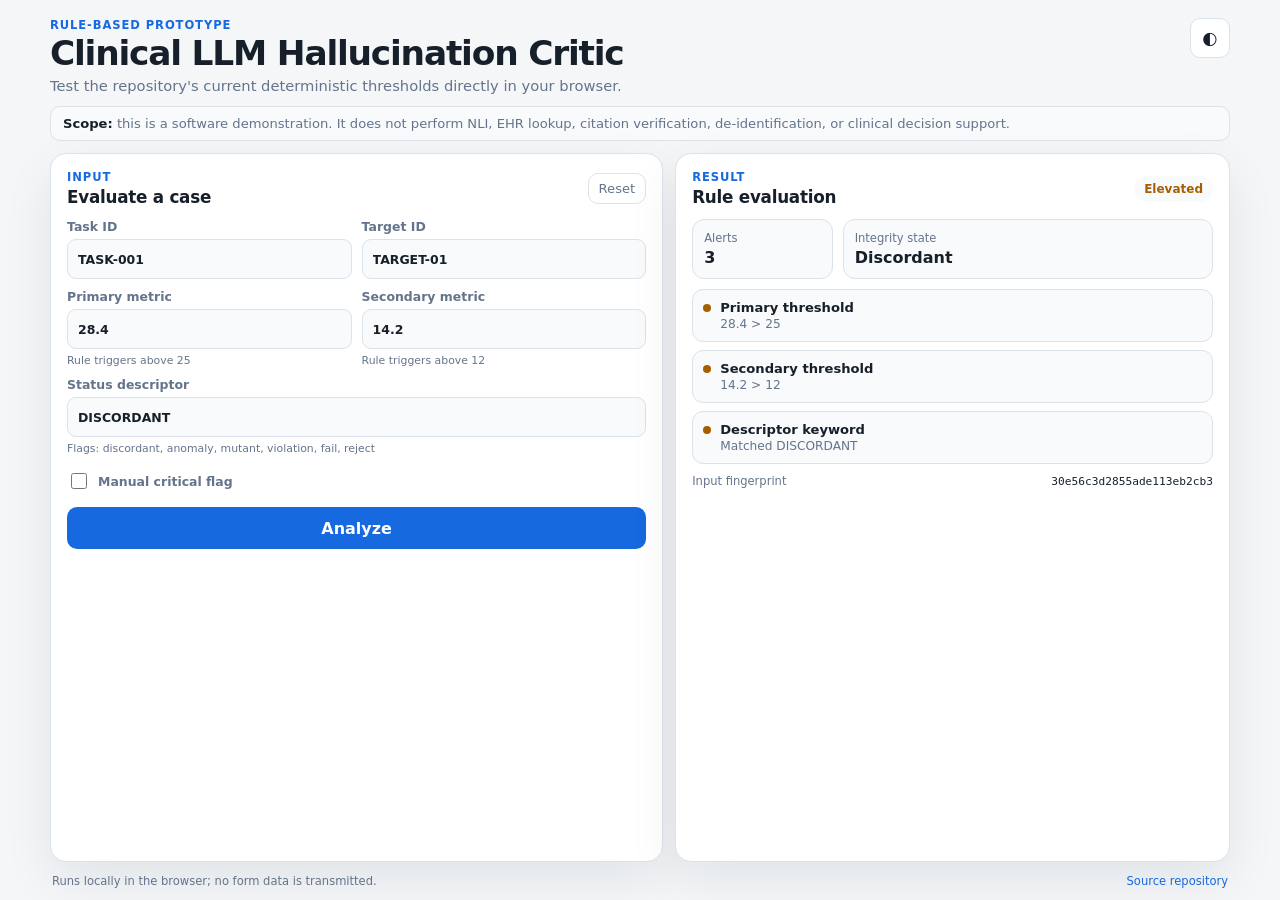
<file: docs/index.html>
<!doctype html>
<html lang="en">
<head>
  <meta charset="utf-8">
  <meta name="viewport" content="width=device-width, initial-scale=1">
  <meta name="color-scheme" content="light dark">
  <title>Clinical LLM Hallucination Critic</title>
  <meta name="description" content="Browser demo of the repository's deterministic rule-based critic workflow.">
  <link rel="stylesheet" href="styles.css">
</head>
<body>
  <main class="app-shell">
    <header class="topbar">
      <div>
        <p class="eyebrow">Rule-based prototype</p>
        <h1>Clinical LLM Hallucination Critic</h1>
        <p class="subtitle">Test the repository's current deterministic thresholds directly in your browser.</p>
      </div>
      <button id="theme-toggle" class="icon-button" type="button" aria-label="Toggle color theme" title="Toggle color theme">◐</button>
    </header>

    <section class="notice" aria-label="Scope notice">
      <strong>Scope:</strong> this is a software demonstration. It does not perform NLI, EHR lookup, citation verification, de-identification, or clinical decision support.
    </section>

    <div class="workspace">
      <section class="panel input-panel" aria-labelledby="input-title">
        <div class="panel-heading">
          <div>
            <p class="section-kicker">Input</p>
            <h2 id="input-title">Evaluate a case</h2>
          </div>
          <button id="reset-button" class="text-button" type="button">Reset</button>
        </div>

        <form id="critic-form">
          <div class="form-grid">
            <label>
              <span>Task ID</span>
              <input id="task-id" name="taskId" type="text" value="TASK-001" maxlength="128" required>
            </label>
            <label>
              <span>Target ID</span>
              <input id="target-id" name="targetId" type="text" value="TARGET-01" maxlength="128" required>
            </label>
            <label>
              <span>Primary metric</span>
              <input id="primary-metric" name="primaryMetric" type="number" value="28.4" step="any" required>
              <small>Rule triggers above 25</small>
            </label>
            <label>
              <span>Secondary metric</span>
              <input id="secondary-metric" name="secondaryMetric" type="number" value="14.2" step="any" required>
              <small>Rule triggers above 12</small>
            </label>
            <label class="wide-field">
              <span>Status descriptor</span>
              <input id="status-descriptor" name="statusDescriptor" type="text" value="DISCORDANT" maxlength="256">
              <small>Flags: discordant, anomaly, mutant, violation, fail, reject</small>
            </label>
            <label class="check-field">
              <input id="critical-flag" name="criticalFlag" type="checkbox">
              <span>Manual critical flag</span>
            </label>
          </div>

          <button id="analyze-button" class="primary-button" type="submit">Analyze</button>
        </form>
      </section>

      <section class="panel result-panel" aria-labelledby="result-title" aria-live="polite">
        <div class="panel-heading">
          <div>
            <p class="section-kicker">Result</p>
            <h2 id="result-title">Rule evaluation</h2>
          </div>
          <span id="status-chip" class="status-chip routine">Routine</span>
        </div>

        <div class="summary-grid">
          <div class="metric-card">
            <span>Alerts</span>
            <strong id="alert-count">0</strong>
          </div>
          <div class="metric-card">
            <span>Integrity state</span>
            <strong id="integrity-state">Validated</strong>
          </div>
        </div>

        <div id="rule-list" class="rule-list"></div>

        <div class="result-footer">
          <span>Input fingerprint</span>
          <code id="fingerprint">—</code>
        </div>
      </section>
    </div>

    <footer>
      <span>Runs locally in the browser; no form data is transmitted.</span>
      <a href="https://github.com/abusuraihsakhri/clinical-llm-hallucination-critic">Source repository</a>
    </footer>
  </main>

  <script src="app.js" defer></script>
</body>
</html>
</file>
<file: docs/styles.css>
:root {
  color-scheme: light;
  --bg: #f4f6f8;
  --surface: #ffffff;
  --surface-2: #f8fafc;
  --text: #17202a;
  --muted: #64748b;
  --border: #dbe2ea;
  --accent: #1769e0;
  --accent-strong: #0f56bd;
  --success: #147a52;
  --warning: #a65f00;
  --danger: #b42318;
  --shadow: 0 18px 50px rgba(15, 23, 42, 0.08);
}

:root[data-theme="dark"] {
  color-scheme: dark;
  --bg: #0d1117;
  --surface: #151b23;
  --surface-2: #0f151d;
  --text: #e6edf3;
  --muted: #9aa7b5;
  --border: #2b3440;
  --accent: #6ea8ff;
  --accent-strong: #8ab8ff;
  --success: #54c792;
  --warning: #f2b65f;
  --danger: #ff7b72;
  --shadow: 0 18px 50px rgba(0, 0, 0, 0.28);
}

* { box-sizing: border-box; }
html, body { margin: 0; min-height: 100%; }
body {
  background: var(--bg);
  color: var(--text);
  font-family: Inter, ui-sans-serif, system-ui, -apple-system, BlinkMacSystemFont, "Segoe UI", sans-serif;
}
button, input { font: inherit; }
button { color: inherit; }

.app-shell {
  width: min(1180px, calc(100% - 28px));
  min-height: 100dvh;
  margin: 0 auto;
  padding: 18px 0 12px;
  display: grid;
  grid-template-rows: auto auto 1fr auto;
  gap: 12px;
}

.topbar { display: flex; align-items: flex-start; justify-content: space-between; gap: 20px; }
.eyebrow, .section-kicker {
  margin: 0 0 3px;
  color: var(--accent);
  font-size: 0.72rem;
  font-weight: 750;
  letter-spacing: 0.08em;
  text-transform: uppercase;
}
h1 { margin: 0; font-size: clamp(1.55rem, 3vw, 2.15rem); line-height: 1.08; letter-spacing: -0.035em; }
.subtitle { margin: 5px 0 0; color: var(--muted); font-size: 0.92rem; }

.icon-button, .text-button {
  border: 1px solid var(--border);
  background: var(--surface);
  border-radius: 10px;
  cursor: pointer;
}
.icon-button { width: 40px; height: 40px; font-size: 1.1rem; }
.text-button { padding: 7px 10px; color: var(--muted); font-size: 0.82rem; }
button:hover { border-color: var(--accent); }
button:focus-visible, input:focus-visible { outline: 3px solid color-mix(in srgb, var(--accent) 35%, transparent); outline-offset: 2px; }

.notice {
  padding: 9px 12px;
  border: 1px solid var(--border);
  border-radius: 10px;
  background: var(--surface-2);
  color: var(--muted);
  font-size: 0.82rem;
}
.notice strong { color: var(--text); }

.workspace { display: grid; grid-template-columns: minmax(0, 1.05fr) minmax(360px, 0.95fr); gap: 12px; min-height: 0; }
.panel {
  background: var(--surface);
  border: 1px solid var(--border);
  border-radius: 16px;
  box-shadow: var(--shadow);
  padding: 16px;
  min-width: 0;
}
.panel-heading { display: flex; align-items: center; justify-content: space-between; gap: 12px; margin-bottom: 12px; }
h2 { margin: 0; font-size: 1.05rem; letter-spacing: -0.015em; }

.form-grid { display: grid; grid-template-columns: 1fr 1fr; gap: 10px; }
label { display: grid; gap: 5px; color: var(--muted); font-size: 0.78rem; font-weight: 650; }
input[type="text"], input[type="number"] {
  width: 100%;
  min-height: 40px;
  border: 1px solid var(--border);
  border-radius: 9px;
  padding: 8px 10px;
  background: var(--surface-2);
  color: var(--text);
}
small { font-size: 0.68rem; font-weight: 500; color: var(--muted); }
.wide-field { grid-column: 1 / -1; }
.check-field {
  grid-column: 1 / -1;
  display: flex;
  align-items: center;
  gap: 8px;
  min-height: 32px;
}
.check-field input { width: 16px; height: 16px; accent-color: var(--accent); }

.primary-button {
  width: 100%;
  margin-top: 10px;
  min-height: 42px;
  border: 0;
  border-radius: 10px;
  background: var(--accent);
  color: white;
  font-weight: 750;
  cursor: pointer;
}
.primary-button:hover { background: var(--accent-strong); }

.status-chip { border-radius: 999px; padding: 6px 10px; font-size: 0.75rem; font-weight: 750; background: var(--surface-2); }
.status-chip.routine { color: var(--success); }
.status-chip.elevated { color: var(--warning); }
.status-chip.critical { color: var(--danger); }
.summary-grid { display: grid; grid-template-columns: 0.55fr 1.45fr; gap: 10px; }
.metric-card { border: 1px solid var(--border); background: var(--surface-2); border-radius: 12px; padding: 11px; display: grid; gap: 3px; }
.metric-card span { color: var(--muted); font-size: 0.72rem; }
.metric-card strong { font-size: 1rem; overflow-wrap: anywhere; }
.rule-list { display: grid; gap: 8px; margin-top: 10px; }
.rule-row, .empty-state { border: 1px solid var(--border); border-radius: 11px; padding: 10px; background: var(--surface-2); }
.rule-row { display: grid; grid-template-columns: 8px 1fr; gap: 9px; align-items: start; }
.rule-row div, .empty-state { display: grid; gap: 2px; }
.rule-row strong, .empty-state strong { font-size: 0.82rem; }
.rule-row span, .empty-state span { color: var(--muted); font-size: 0.76rem; }
.rule-dot { width: 8px; height: 8px; border-radius: 50%; margin-top: 4px; background: var(--warning); }
.rule-row.critical .rule-dot { background: var(--danger); }
.result-footer { display: flex; justify-content: space-between; align-items: center; gap: 10px; margin-top: 10px; color: var(--muted); font-size: 0.72rem; }
.result-footer code { color: var(--text); font-size: 0.7rem; overflow-wrap: anywhere; text-align: right; }

footer { display: flex; justify-content: space-between; gap: 12px; color: var(--muted); font-size: 0.72rem; padding: 0 2px; }
a { color: var(--accent); text-decoration: none; }
a:hover { text-decoration: underline; }

@media (min-width: 900px) and (min-height: 660px) {
  body { overflow: hidden; }
  .app-shell { max-height: 100dvh; }
}

@media (max-width: 760px) {
  .app-shell { width: min(100% - 20px, 680px); padding-top: 12px; }
  .workspace { grid-template-columns: 1fr; }
  .panel { padding: 14px; }
  footer { flex-direction: column; gap: 4px; padding-bottom: 8px; }
}

@media (max-width: 460px) {
  .subtitle { font-size: 0.82rem; }
  .form-grid { grid-template-columns: 1fr; }
  .wide-field, .check-field { grid-column: auto; }
  .summary-grid { grid-template-columns: 1fr 1.5fr; }
}
</file>
